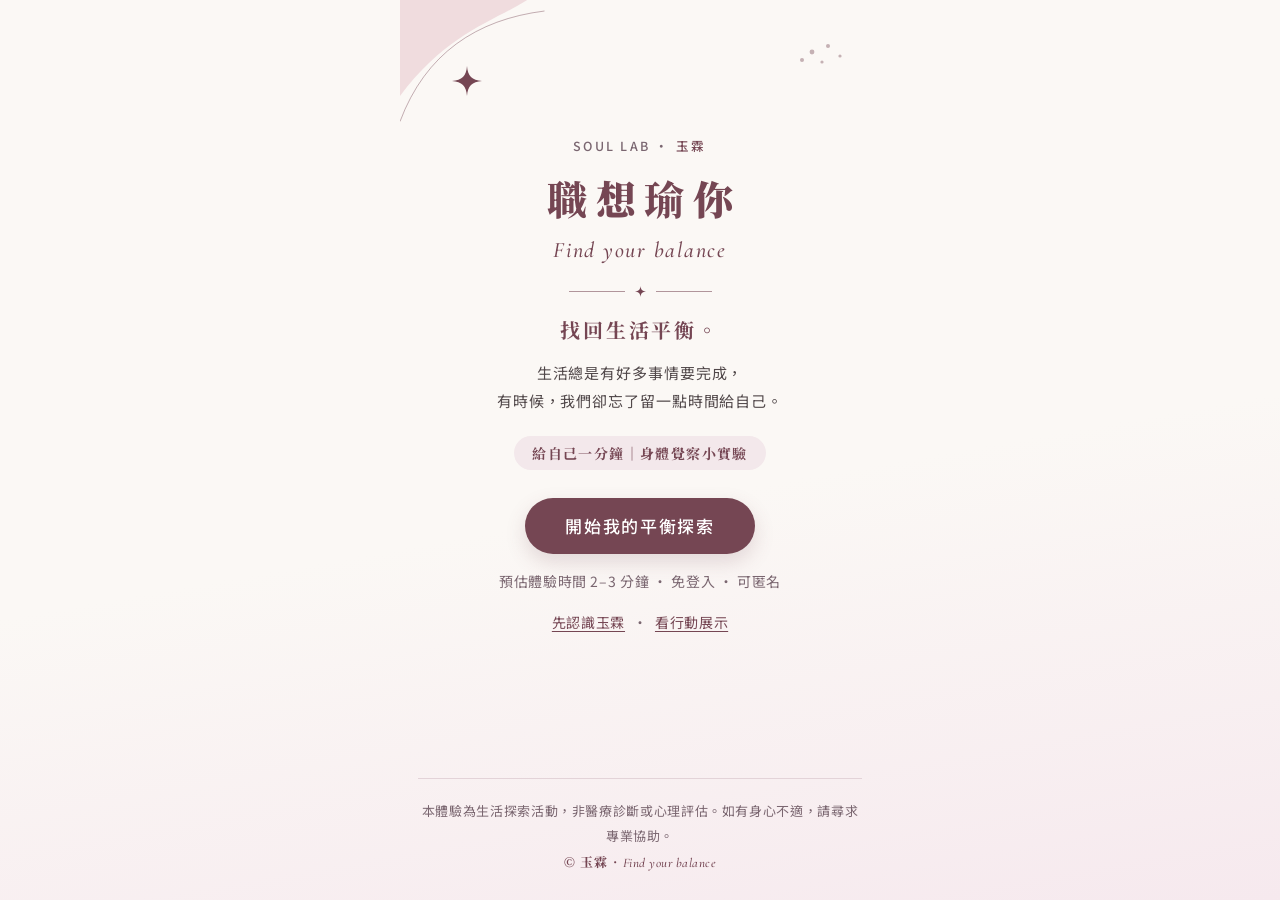
<file: index.html>
<!doctype html>
<html lang="zh-Hant">
<head>
  <meta charset="utf-8">
  <meta name="viewport" content="width=device-width, initial-scale=1, viewport-fit=cover">
  <meta name="theme-color" content="#FBF8F5">
  <title>職想瑜你｜給自己一分鐘</title>
  <meta name="description" content="職想瑜你 Find Your Balance — 給自己一分鐘的身體覺察小實驗。">
  <link rel="preconnect" href="https://fonts.googleapis.com">
  <link rel="preconnect" href="https://fonts.gstatic.com" crossorigin>
  <link href="https://fonts.googleapis.com/css2?family=Cormorant+Garamond:ital,wght@1,500;1,600&family=Noto+Sans+TC:wght@400;500;700&family=Noto+Serif+TC:wght@700;900&display=swap" rel="stylesheet">
  <link rel="stylesheet" href="styles.css">
</head>
<body>
  <!-- 柔光覺察 裝飾元件（抽象圖形，可重複使用） -->
  <svg width="0" height="0" style="position:absolute" aria-hidden="true">
    <!-- 四芒星 -->
    <symbol id="i-sparkle" viewBox="0 0 24 24"><path d="M12 0C12.6 8 16 11.4 24 12C16 12.6 12.6 16 12 24C11.4 16 8 12.6 0 12C8 11.4 11.4 8 12 0Z"/></symbol>
    <!-- 角落細弧線＋色塊 -->
    <symbol id="i-arc" viewBox="0 0 200 200"><path d="M0 0 H160 C120 30 60 40 0 120Z" style="fill:var(--c)" fill-opacity=".35"/><path d="M0 150 C30 70 90 30 170 20" stroke="#754653" stroke-opacity=".5" fill="none"/></symbol>
    <!-- 層疊波帶 -->
    <symbol id="i-wave" viewBox="0 0 300 130" preserveAspectRatio="none"><path d="M0 40 C60 0 130 70 300 20 V130 H0Z" style="fill:var(--c)" fill-opacity=".28"/><path d="M0 75 C80 35 170 105 300 55 V130 H0Z" style="fill:var(--c)" fill-opacity=".42"/><path d="M0 95 C90 60 200 110 300 70 V130 H0Z" fill="#fff" fill-opacity=".35"/><path d="M0 70 C100 30 190 95 300 30" stroke="#754653" stroke-opacity=".45" stroke-width="1" fill="none" vector-effect="non-scaling-stroke"/></symbol>
    <!-- 圓點群 -->
    <symbol id="i-dots" viewBox="0 0 46 30"><circle cx="4" cy="20" r="2"/><circle cx="14" cy="12" r="2.4"/><circle cx="24" cy="22" r="1.6"/><circle cx="30" cy="6" r="2"/><circle cx="42" cy="16" r="1.6"/></symbol>
    <symbol id="i-back" viewBox="0 0 24 24"><path d="M15 5 8 12l7 7" fill="none" stroke="currentColor" stroke-width="2" stroke-linecap="round" stroke-linejoin="round"/></symbol>
  </svg>

  <div class="app">
    <header class="topbar" id="topbar" hidden>
      <button type="button" class="icon-btn" id="btn-back" aria-label="返回上一頁">
        <svg width="20" height="20"><use href="#i-back"/></svg>
      </button>
      <div class="progress" aria-live="polite">
        <div class="progress-label"><span id="progress-text">1 / 5</span><span id="progress-name"></span></div>
        <div class="progress-track"><div class="progress-fill" id="progress-fill"></div></div>
      </div>
    </header>

    <main id="main">
      <!-- Page 0: Welcome -->
      <section class="page page-hero" data-page="0" data-name="Welcome">
        <svg class="corner-arc" aria-hidden="true"><use href="#i-arc"/></svg>
        <svg class="corner-star" aria-hidden="true"><use href="#i-sparkle"/></svg>
        <svg class="corner-dots" aria-hidden="true"><use href="#i-dots"/></svg>
        <div class="hero">
          <p class="brand-line">Soul LAB · <span class="brand-name">玉霖</span></p>
          <h1 class="title">職想瑜你</h1>
          <p class="subtitle-en">Find your balance</p>
          <div class="divider" aria-hidden="true"><svg><use href="#i-sparkle"/></svg></div>
          <p class="hero-q">找回生活平衡。</p>
          <p class="lead">生活總是有好多事情要完成，<br>有時候，我們卻忘了留一點時間給自己。</p>
          <p class="theme-tag">給自己一分鐘｜身體覺察小實驗</p>
          <button type="button" class="btn btn-primary btn-lg" data-action="start">開始我的平衡探索</button>
          <p class="meta">預估體驗時間 2–3 分鐘 · 免登入 · 可匿名</p>
          <p class="meta meta-links"><a href="slides/mobile.html#story">先認識玉霖</a> · <a href="slides/mobile.html#action">看行動展示</a></p>
        </div>
      </section>

      <!-- Page 1: Check-in -->
      <section class="page" data-page="1" data-name="Check-in" data-cat="emo" hidden>
        <div class="page-head">
          <p class="eyebrow">Check-in</p>
          <h2 class="page-title">此刻的你，<br>最接近哪種狀態？</h2>
          <div class="divider" aria-hidden="true"><svg><use href="#i-sparkle"/></svg></div>
        </div>
        <div class="options" role="radiogroup" aria-label="此刻的狀態" data-field="mood"></div>

        <h3 class="q-title">最近，你最常忽略的是？</h3>
        <div class="options" role="radiogroup" aria-label="最近最常忽略的" data-field="neglect"></div>

        <p class="error" id="err-1" role="alert" hidden></p>
        <div class="actions"><button type="button" class="btn btn-primary" data-action="next">下一步</button></div>
      </section>

      <!-- Page 2: Body Awareness -->
      <section class="page" data-page="2" data-name="Body Awareness" data-cat="body" hidden>
        <div class="page-head">
          <p class="eyebrow">Body Awareness</p>
          <h2 class="page-title">給自己一分鐘。</h2>
          <div class="divider" aria-hidden="true"><svg><use href="#i-sparkle"/></svg></div>
          <p class="hint">用你自己舒服的方式坐著或站著，照平常的節奏呼吸就好，不需要刻意調整。</p>
        </div>

        <div class="breath-wrap">
          <div class="breath-circle" id="breath-circle" aria-hidden="true">
            <div class="breath-ring"></div>
          </div>
          <div class="breath-center">
            <span class="breath-time" id="breath-time">60</span>
            <span class="breath-unit">秒</span>
          </div>
        </div>
        <p class="note note-tight">圓圈只是陪伴的畫面，不需要跟著它的速度呼吸。</p>

        <ol class="guide-steps" id="guide-steps"></ol>
        <p class="guide-now" id="guide-now" aria-live="polite">準備好時，按下「開始」。</p>

        <div class="timer-controls">
          <button type="button" class="btn btn-primary" id="btn-timer">開始</button>
          <button type="button" class="btn btn-ghost" id="btn-skip">跳過</button>
        </div>
        <p class="note">若過程中感到不適，請隨時停下來。</p>

        <div class="actions"><button type="button" class="btn btn-primary" data-action="next" id="btn-next-2" disabled>繼續</button></div>
      </section>

      <!-- Page 3: Life Balance -->
      <section class="page" data-page="3" data-name="Life Balance" data-cat="life" hidden>
        <div class="page-head">
          <p class="eyebrow">Life Balance</p>
          <h2 class="page-title">看看自己的生活配置。</h2>
          <div class="divider" aria-hidden="true"><svg><use href="#i-sparkle"/></svg></div>
          <p class="hint">你可以自由選擇想探索的面向，不需要每一項都回答。沒有標準答案，憑直覺選就好；再點一次可以取消。</p>
        </div>

        <div id="areas"></div>

        <h3 class="q-title">現在，你最想重新照顧哪一個面向？</h3>
        <div class="chips" role="radiogroup" aria-label="最想照顧的面向" id="focus-chips"></div>

        <div class="result-card" id="focus-result" hidden></div>

        <p class="error" id="err-3" role="alert" hidden></p>
        <div class="actions"><button type="button" class="btn btn-primary" data-action="next">下一步</button></div>
      </section>

      <!-- Page 4: My Next Step -->
      <section class="page" data-page="4" data-name="My Next Step" data-cat="care" hidden>
        <div class="page-head">
          <p class="eyebrow">My Next Step</p>
          <h2 class="page-title">不用一次改變全部，<br>先選一件想為自己做的事。</h2>
          <div class="divider" aria-hidden="true"><svg><use href="#i-sparkle"/></svg></div>
          <p class="hint" id="action-area-hint"></p>
        </div>

        <div id="action-picker">
          <div class="options" role="radiogroup" aria-label="小行動" id="action-options"></div>

          <label class="custom-action">
            <span class="custom-action-title">或是，自己寫一句：</span>
            <span class="custom-line">我想在
              <input type="text" id="custom-when" maxlength="20" placeholder="這週末" aria-label="什麼時候之前">
              之前，嘗試
              <input type="text" id="custom-what" maxlength="30" placeholder="早一點睡" aria-label="想嘗試的事">
              。</span>
          </label>

          <p class="error" id="err-4" role="alert" hidden></p>
          <div class="actions"><button type="button" class="btn btn-primary" data-action="confirm-action">就決定是這件事</button></div>
        </div>

        <div id="action-result" hidden>
          <div class="result-card result-card-glow has-wave">
            <svg class="card-star" aria-hidden="true"><use href="#i-sparkle"/></svg>
            <p class="pill">我給自己的小行動</p>
            <p class="result-action" id="result-action"></p>
            <div class="divider" aria-hidden="true"><svg><use href="#i-sparkle"/></svg></div>
            <p class="result-encourage" id="result-encourage"></p>
            <svg class="wave" aria-hidden="true"><use href="#i-wave"/></svg>
          </div>
          <div class="actions actions-split">
            <button type="button" class="btn btn-ghost" data-action="edit-action">換一件</button>
            <button type="button" class="btn btn-primary" data-action="next">下一步</button>
          </div>
        </div>
      </section>

      <!-- Page 5: Take Away -->
      <section class="page" data-page="5" data-name="Take Away" hidden>
        <div class="page-head">
          <p class="eyebrow">Take Away</p>
          <h2 class="page-title">把這份覺察帶回生活。</h2>
          <div class="divider" aria-hidden="true"><svg><use href="#i-sparkle"/></svg></div>
          <p class="hint">以下皆為選填，可以匿名填寫，也可以直接完成。</p>
        </div>

        <form id="feedback-form" novalidate>
          <fieldset class="block">
            <legend>體驗回饋</legend>

            <p class="field-q" id="fbq1">1. 今天的體驗，有沒有讓你重新注意到某個生活面向？</p>
            <div class="options options-sm" role="radiogroup" aria-labelledby="fbq1" data-field="fb1"></div>

            <p class="field-q" id="fbq2">2. 今天哪個部分對你最有幫助？</p>
            <div class="options options-sm" role="radiogroup" aria-labelledby="fbq2" data-field="fb2"></div>

            <label class="field-q" for="fb3">想留給我們的一句話（選填）</label>
            <textarea id="fb3" maxlength="200" rows="3" placeholder="任何感受或建議都可以"></textarea>
          </fieldset>

          <fieldset class="block">
            <legend>3. 未來你對哪些內容有興趣？（可複選）</legend>
            <div class="chips" data-field="interests"></div>
          </fieldset>

          <fieldset class="block">
            <legend>保持聯繫（自願）</legend>
            <a class="ig-link" id="ig-link" href="https://www.instagram.com/yulin__aerial.ot/" target="_blank" rel="noopener">
              <svg width="18" height="18" viewBox="0 0 24 24" aria-hidden="true"><rect x="3" y="3" width="18" height="18" rx="5" fill="none" stroke="currentColor" stroke-width="2"/><circle cx="12" cy="12" r="4" fill="none" stroke="currentColor" stroke-width="2"/><circle cx="17.5" cy="6.5" r="1.2" fill="currentColor"/></svg>
              追蹤玉霖 Instagram
            </a>

            <label class="field-q" for="email">Email（選填）</label>
            <input type="email" id="email" autocomplete="email" inputmode="email" placeholder="name@example.com">

            <label class="check">
              <input type="checkbox" id="consent-contact">
              <span>我同意玉霖使用此 Email，與我聯繫本次體驗相關的後續資訊。（填寫 Email 時需勾選）</span>
            </label>
            <label class="check">
              <input type="checkbox" id="consent-notify">
              <span>我願意收到玉霖的課程與活動通知。（獨立選項，可不勾選）</span>
            </label>

            <details class="privacy">
              <summary>資料蒐集與使用說明</summary>
              <ul>
                <li><strong>不會上傳的內容：</strong>你在前面選的狀態、一分鐘覺察、生活面向與小行動，只暫存在你這個瀏覽器分頁，關閉分頁後就會清除。</li>
                <li><strong>會蒐集的內容：</strong>只有你在這一頁主動填寫並按下「送出並完成」的內容，包括回饋選項、留言、感興趣的主題，以及你自願留下的 Email 和勾選的同意項目。不會要求姓名或電話。</li>
                <li><strong>蒐集方式：</strong>資料透過 Google 表單送出，存放在玉霖的 Google 表單與試算表中，因此會經過 Google 的服務處理。</li>
                <li><strong>匿名與聯絡資料分開：</strong>回饋內容與 Email 會分成兩筆紀錄送出，回饋紀錄中不包含 Email。</li>
                <li><strong>Email 用途：</strong>Email 為自願提供。勾選「聯絡」才會用於本次體驗的後續聯繫；另外勾選「活動通知」才會收到課程與活動資訊，兩者互相獨立。</li>
                <li>本體驗為生活探索活動，不是醫療診斷或心理評估，也不能取代專業協助。</li>
              </ul>
            </details>
          </fieldset>

          <p class="error" id="err-5" role="alert" hidden></p>
          <div class="actions actions-stack">
            <button type="submit" class="btn btn-primary" id="btn-submit">送出並完成</button>
            <button type="button" class="btn btn-ghost" data-action="finish-skip">略過，直接完成</button>
          </div>
        </form>
      </section>

      <!-- Page 6: Done -->
      <section class="page page-hero" data-page="6" data-name="Done" hidden>
        <svg class="corner-arc" aria-hidden="true"><use href="#i-arc"/></svg>
        <svg class="corner-star" aria-hidden="true"><use href="#i-sparkle"/></svg>
        <div class="hero hero-done">
          <p class="subtitle-en">Thank you for pausing</p>
          <h2 class="title title-sm">謝謝你，<br>留了一分鐘給自己。</h2>

          <div class="summary-card has-wave">
            <svg class="card-dots" aria-hidden="true"><use href="#i-dots"/></svg>
            <p class="pill">今天帶走的小發現</p>
            <dl class="summary-list">
              <div class="summary-row" id="sum-mood-row"><dt>此刻的我</dt><dd id="sum-mood"></dd></div>
              <div class="summary-row" id="sum-focus-row"><dt>想重新照顧的面向</dt><dd id="sum-focus"></dd></div>
            </dl>
            <p class="summary-sub">我的小行動</p>
            <p class="result-action" id="sum-action"></p>
            <div class="divider" aria-hidden="true"><svg><use href="#i-sparkle"/></svg></div>
            <p class="result-encourage" id="sum-note"></p>
            <svg class="wave" aria-hidden="true"><use href="#i-wave"/></svg>
            <p class="card-brand">職想瑜你 · <span class="card-ig">IG @yulin__aerial.ot</span></p>
          </div>

          <p class="meta" id="submit-status" hidden></p>
          <p class="note">想留著提醒自己的話，可以截圖保存這張卡片。</p>
          <div class="more" aria-labelledby="more-title">
            <div class="divider" aria-hidden="true"><svg><use href="#i-sparkle"/></svg></div>
            <p class="eyebrow" id="more-title">More about Yulin</p>
            <p class="more-lead">想多認識玉霖，或看看這次的行動嗎？</p>
            <div class="more-links">
              <a class="btn btn-primary" href="slides/mobile.html#story">認識玉霖｜個人故事</a>
              <a class="btn btn-ghost" href="slides/mobile.html#action">看這次的行動展示</a>
              <a class="ig-link" href="https://www.instagram.com/yulin__aerial.ot/" target="_blank" rel="noopener">
                <svg width="18" height="18" viewBox="0 0 24 24" aria-hidden="true"><rect x="3" y="3" width="18" height="18" rx="5" fill="none" stroke="currentColor" stroke-width="2"/><circle cx="12" cy="12" r="4" fill="none" stroke="currentColor" stroke-width="2"/><circle cx="17.5" cy="6.5" r="1.2" fill="currentColor"/></svg>
                追蹤玉霖 Instagram
              </a>
            </div>
          </div>

          <button type="button" class="btn btn-ghost" data-action="restart">重新體驗一次</button>
        </div>
      </section>
    </main>

    <footer class="foot">
      <p>本體驗為生活探索活動，非醫療診斷或心理評估。如有身心不適，請尋求專業協助。</p>
      <p class="foot-brand">© 玉霖 · <i>Find your balance</i></p>
    </footer>
  </div>

  <script src="app.js"></script>
</body>
</html>
</file>
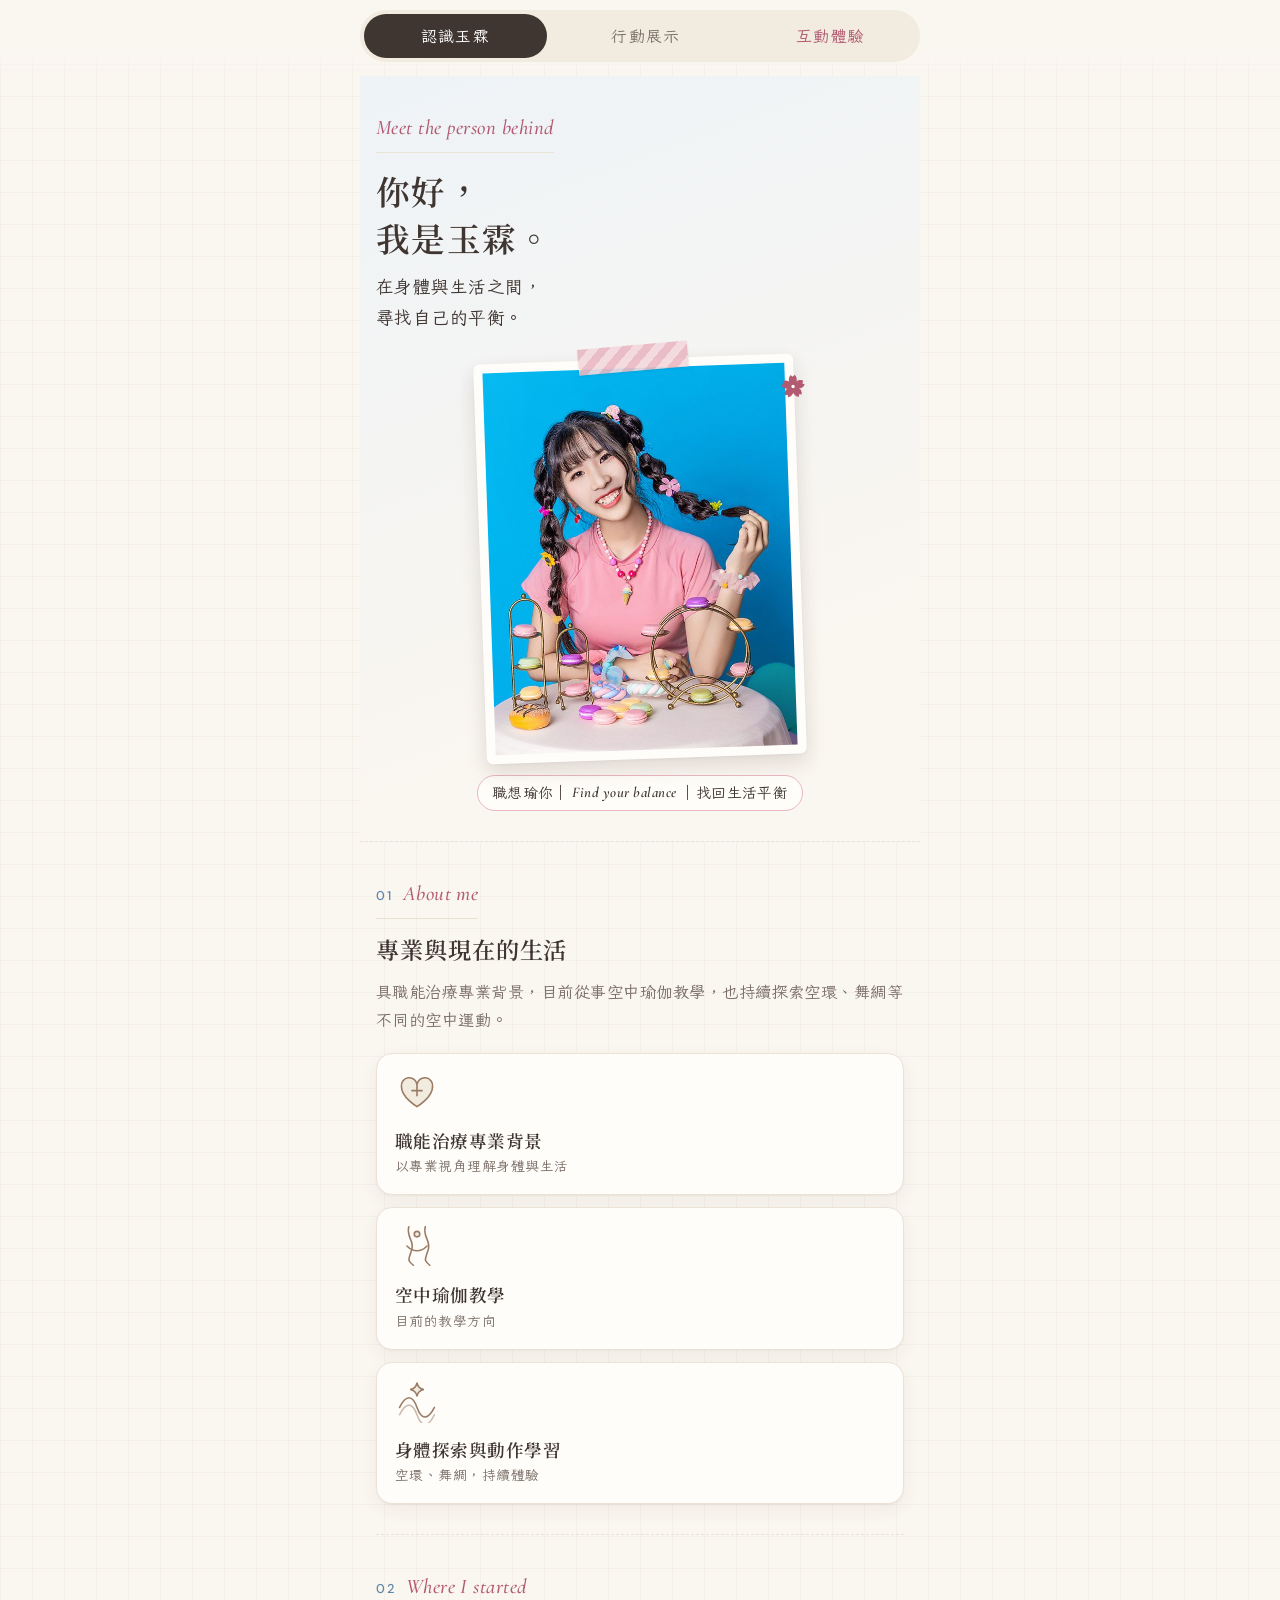
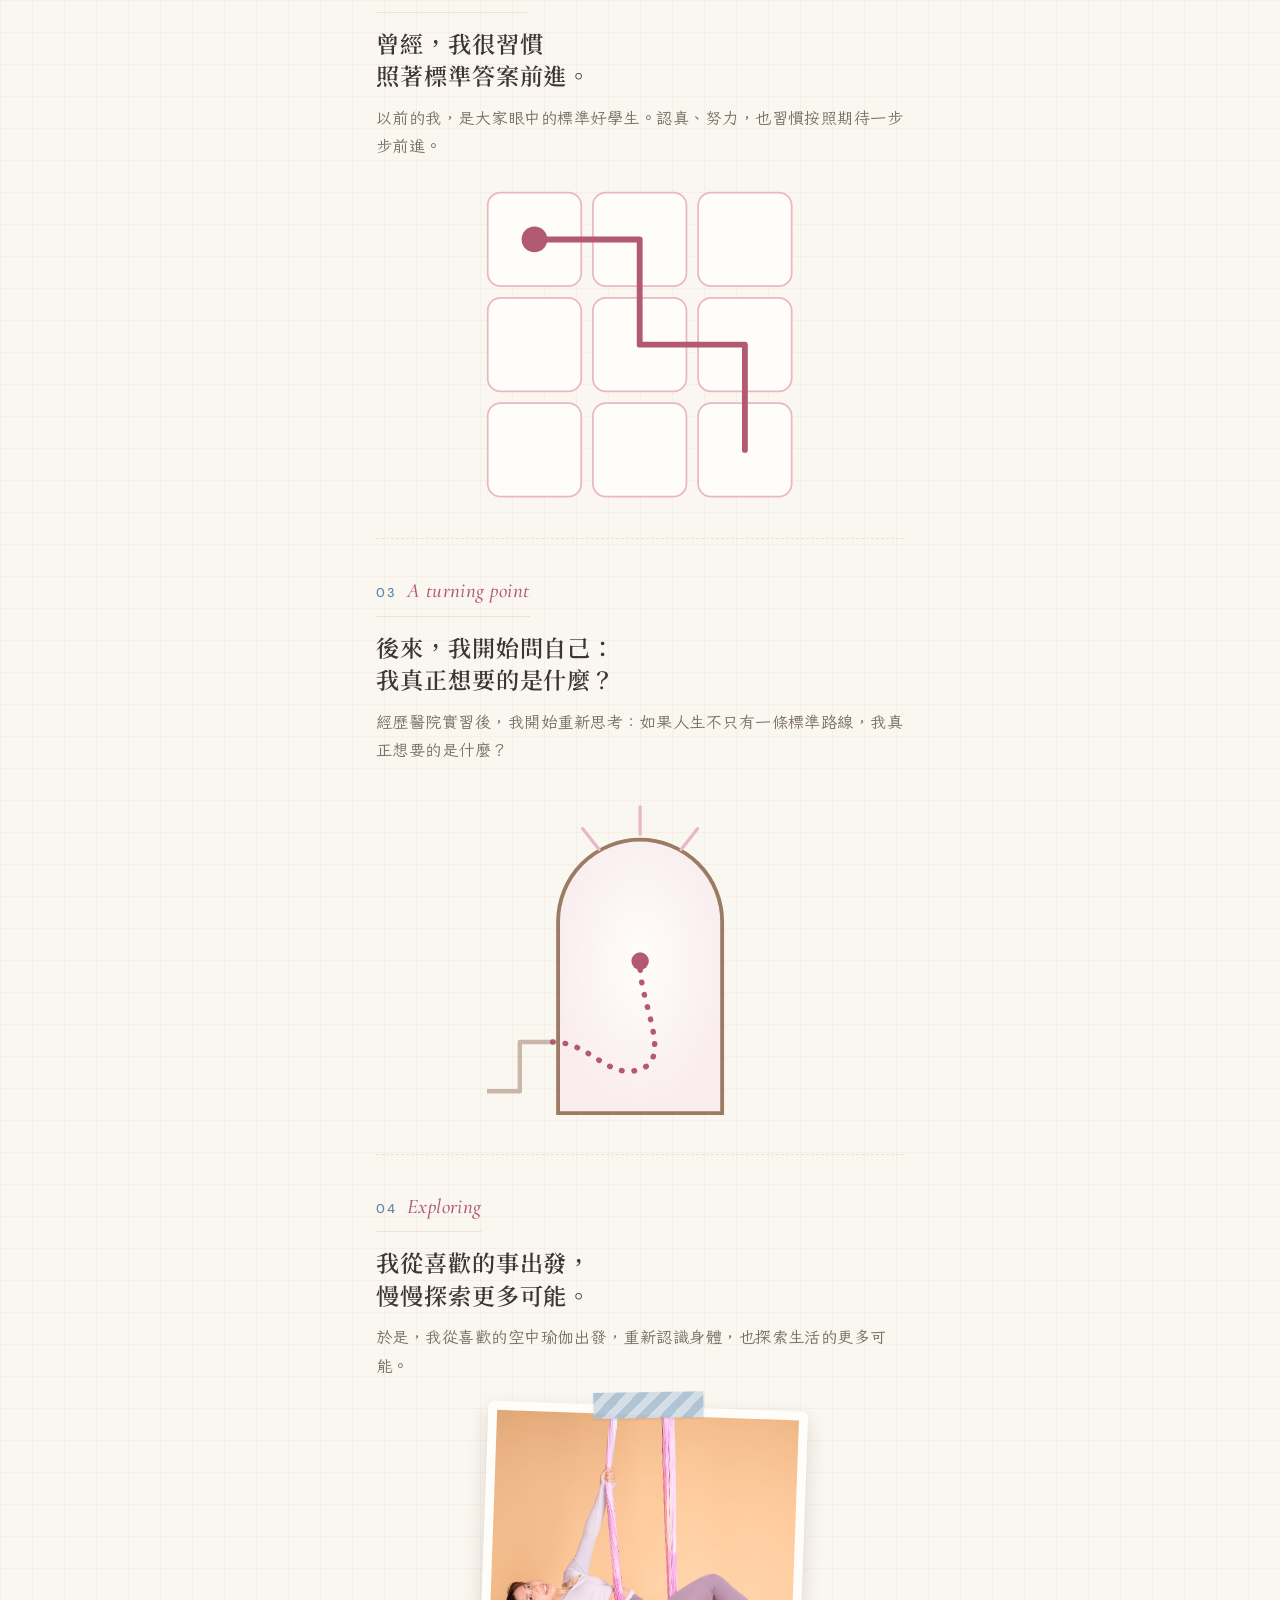
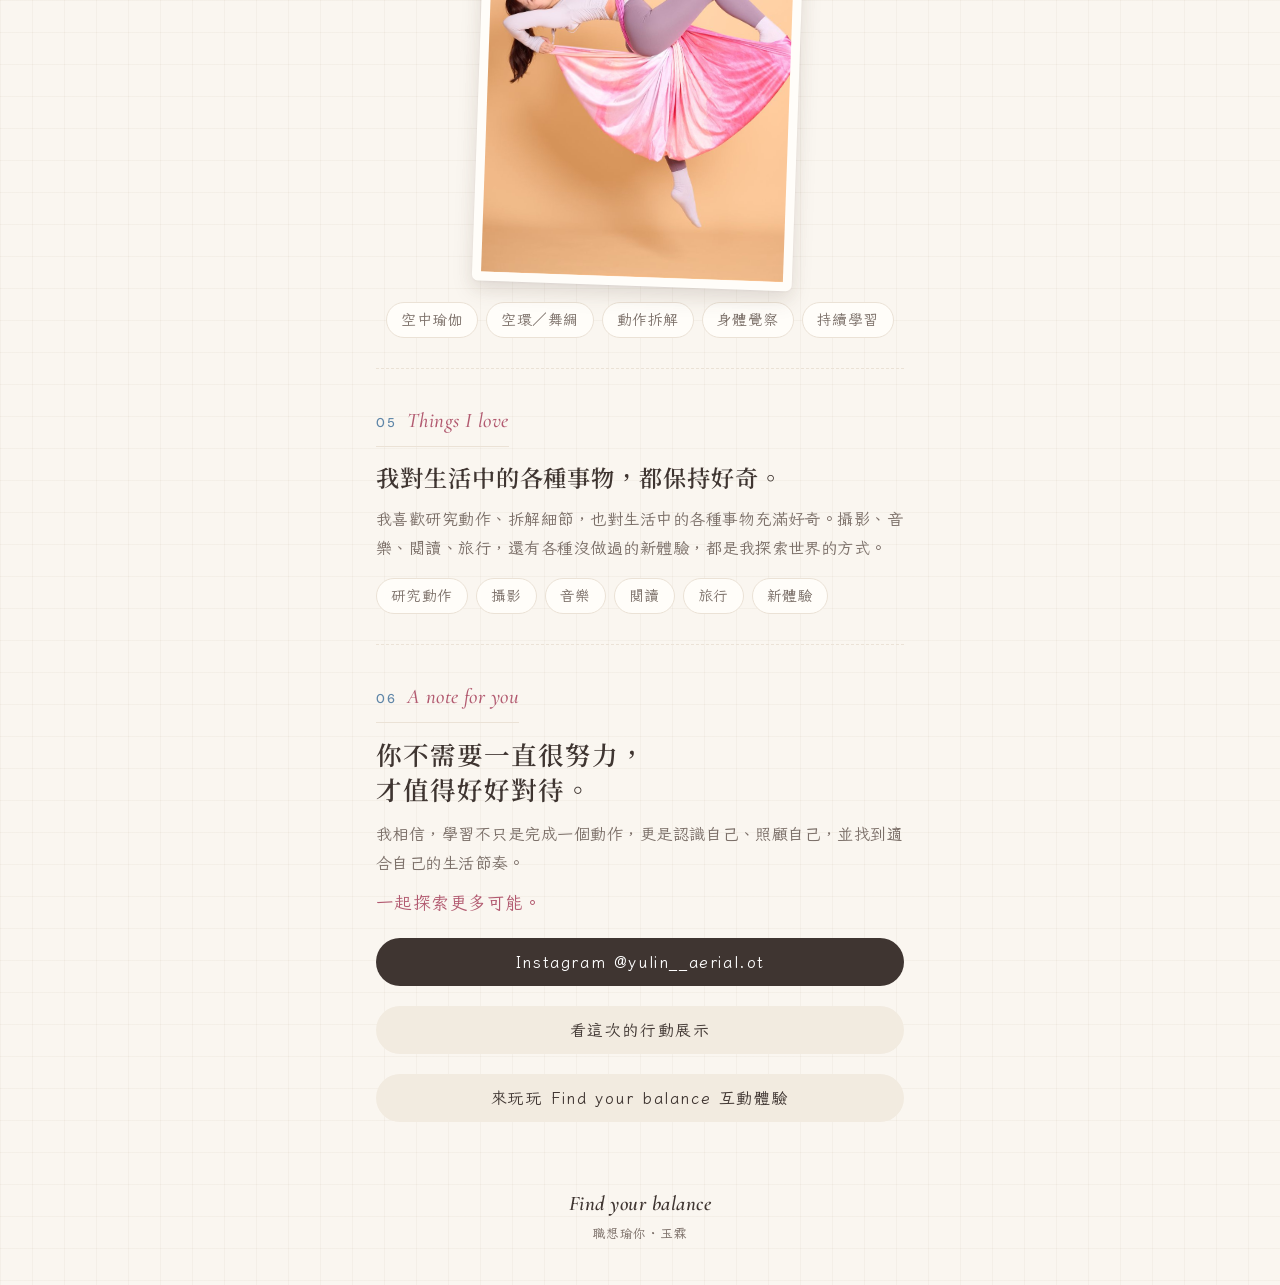
<file: slides/mobile.html>
<!doctype html>
<html lang="zh-Hant">
<head>
<meta charset="utf-8">
<meta name="viewport" content="width=device-width, initial-scale=1, viewport-fit=cover">
<meta name="theme-color" content="#faf6f0">
<title>職想瑜你｜認識玉霖與行動展示</title>
<link rel="preconnect" href="https://fonts.googleapis.com">
<link rel="preconnect" href="https://fonts.gstatic.com" crossorigin>
<link href="https://fonts.googleapis.com/css2?family=Cormorant+Garamond:ital,wght@0,500;0,600;1,500;1,600&family=DM+Sans:opsz,wght@9..40,400;9..40,500;9..40,700&family=Iansui&family=Noto+Sans+TC:wght@400;500;700&family=Noto+Serif+TC:wght@500;600&display=swap" rel="stylesheet">
<style>
/* 東京手帳 tokyo-journal｜手機閱讀版 */
:root{
  --bg:#faf6f0; --paper:#fffdf9; --oat:#f2ebe0; --oat-2:#e7dccb;
  --ink:#3f3531; --ink-2:#7b6f68; --coffee:#9a7b64; --line:#ebe2d6;
  --accent:#b25a70; --accent-soft:#f9ecef; --accent-line:#e9b8c3;
  --accent-2:#5f86a8; --accent-2-soft:#eaf1f7; --accent-2-line:#a9bfd2;
  --f-head:"Noto Serif TC","Songti TC","PMingLiU",serif;
  --f-body:"Iansui","Noto Sans TC","PingFang TC","Microsoft JhengHei",system-ui,sans-serif;
  --f-deco:"Cormorant Garamond","Times New Roman",Georgia,serif;
  --f-num:"DM Sans","Helvetica Neue",Arial,sans-serif;
  --r:16px; --shadow:0 1px 2px rgba(80,60,50,.04),0 6px 18px rgba(80,60,50,.06);
  --ease:cubic-bezier(.2,.7,.2,1);
}
*{box-sizing:border-box;margin:0}
html{scroll-behavior:smooth;scroll-padding-top:64px}
body{background:var(--bg);color:var(--ink);font-family:var(--f-body);font-size:16px;line-height:1.75;letter-spacing:.03em;
  background-image:linear-gradient(rgba(154,123,100,.06) 1px,transparent 1px),linear-gradient(90deg,rgba(154,123,100,.06) 1px,transparent 1px);background-size:32px 32px}
img{max-width:100%;display:block}
a{color:var(--accent-2)}
.wrap{max-width:560px;margin:0 auto;padding:0 16px 40px}

/* 頂部切換 */
.top{position:sticky;top:0;z-index:20;background:linear-gradient(var(--bg) 70%,transparent);padding:10px 16px 14px}
.tabs{max-width:560px;margin:0 auto;display:flex;gap:8px;background:var(--oat);padding:4px;border-radius:999px}
.tabs button,.tabs a{flex:1;text-align:center;text-decoration:none;display:grid;place-items:center;min-height:44px;border:0;border-radius:999px;background:none;font:inherit;font-weight:500;color:var(--ink-2);cursor:pointer;letter-spacing:.08em}
.tabs a{min-height:44px;border-radius:999px;color:var(--accent);font-weight:500;letter-spacing:.08em}
.tabs button[aria-selected=true]{background:var(--ink);color:#fff}

/* 區塊 */
section.s{position:relative;padding:34px 0 30px;border-bottom:1px dashed var(--line)}
section.s:last-of-type{border-bottom:0}
.en{display:inline-block;font-family:var(--f-deco);font-style:italic;font-weight:500;font-size:1.3rem;color:var(--accent);padding-bottom:6px;border-bottom:1px solid var(--line);margin-bottom:14px}
.en .n{font-family:var(--f-num);font-style:normal;font-size:.8rem;letter-spacing:.14em;color:var(--accent-2);margin-right:10px}
h1,h2{font-family:var(--f-head);font-weight:600;line-height:1.4;letter-spacing:.04em}
h1{font-size:2.1rem}
h2{font-size:1.45rem}
h3{font-family:var(--f-head);font-weight:600;font-size:1.1rem;line-height:1.5}
p{color:var(--ink-2)}
.lead{margin-top:12px;font-size:1.02rem}
.sub{margin-top:10px;font-size:1.1rem;color:var(--ink)}
.note{font-size:.86rem}

.card{background:var(--paper);border:1px solid var(--line);border-radius:var(--r);box-shadow:var(--shadow);padding:16px 18px}
.grid{display:grid;gap:12px;margin-top:18px}
.ico{width:44px;height:44px;margin-bottom:6px}
.chips{display:flex;flex-wrap:wrap;gap:8px;margin-top:16px}
.chip{padding:4px 14px;border:1px solid var(--line);background:var(--paper);border-radius:999px;font-size:.92rem;color:var(--ink-2);min-height:36px;display:inline-flex;align-items:center}
.chip.brand{border-color:var(--accent-line);color:var(--ink)}
.tag{display:inline-flex;align-items:center;font-size:.78rem;font-weight:500;padding:1px 12px;border-radius:999px;margin-bottom:10px}
.tag.done{background:var(--ink);color:#fff}
.tag.design{background:var(--accent-soft);color:var(--accent);border:1px solid var(--accent-line)}
.tag.future{color:var(--accent-2);border:1.5px dashed var(--accent-2-line)}
.num{font-family:var(--f-num);font-weight:500;color:var(--accent-2)}

/* 貼上去的照片 */
.pasted{position:relative;width:min(78%,320px);margin:26px auto 8px}
.pasted .tape{position:absolute;top:-14px;left:50%;width:110px;height:26px;margin-left:-55px;transform:rotate(-3deg);z-index:2;
  background:repeating-linear-gradient(135deg,var(--tc) 0 8px,color-mix(in srgb,var(--tc) 55%,#fff) 8px 16px);opacity:.9;box-shadow:0 1px 2px rgba(80,60,50,.12)}
.pasted .frame{border:9px solid var(--paper);border-radius:6px;overflow:hidden;box-shadow:var(--shadow),0 10px 22px rgba(80,60,50,.10);background:var(--paper)}
.pasted img{width:100%;height:100%;object-fit:cover}
.sticker{position:absolute;width:26px;height:26px;color:var(--accent)}

/* 流程／時間軸 */
.steps{display:grid;gap:10px;margin-top:18px}
.step{display:grid;grid-template-columns:34px 1fr;gap:12px;align-items:start}
.step .dot{width:30px;height:30px;border-radius:50%;border:1.5px solid var(--accent);background:var(--paper);display:grid;place-items:center;font-family:var(--f-num);font-weight:500;color:var(--accent-2);font-size:.9rem}
.tl{position:relative;margin-top:18px;padding-left:8px}
.tl::before{content:"";position:absolute;left:23px;top:14px;bottom:14px;width:1px;background:var(--accent-line)}

.big{display:grid;grid-template-columns:1fr 1fr;gap:12px;margin-top:18px}
.big .card{text-align:center}
.big .num{font-size:3.6rem;line-height:1.1;display:block}

section.s.hero-grad{margin:0 -16px;padding:34px 16px 30px;background:linear-gradient(160deg,#eef3f7,var(--bg) 75%)}
.cta{display:flex;align-items:center;justify-content:center;gap:8px;min-height:48px;margin-top:20px;border-radius:999px;background:var(--ink);color:#fff;text-decoration:none;font-weight:500;letter-spacing:.1em}
.cta.ghost{background:var(--oat);color:var(--ink)}
.signature{margin:34px 0 0;text-align:center;font-size:.8rem;color:var(--ink-2)}
.signature b{display:block;font-family:var(--f-deco);font-style:italic;font-weight:600;font-size:1.3rem;color:var(--ink)}
[hidden]{display:none!important}
.rise{opacity:0;transform:translateY(10px);transition:opacity .5s var(--ease),transform .5s var(--ease)}
.rise.in{opacity:1;transform:none}
@media (prefers-reduced-motion:reduce){.rise{opacity:1;transform:none;transition:none}}
</style>
</head>
<body>
<svg width="0" height="0" style="position:absolute" aria-hidden="true"><defs>
  <symbol id="sakura" viewBox="0 0 40 40"><g fill="currentColor"><path id="pt" d="M20 20C13 15 12 7 17 2 18.500 4 19.500 4 20 5 20.500 4 21.500 4 23 2 28 7 27 15 20 20Z"/><use href="#pt" transform="rotate(72 20 20)"/><use href="#pt" transform="rotate(144 20 20)"/><use href="#pt" transform="rotate(216 20 20)"/><use href="#pt" transform="rotate(288 20 20)"/></g><circle cx="20" cy="20" r="2.600" fill="#fffdf9"/></symbol>
</defs></svg>

<div class="top"><div class="tabs" role="tablist">
  <button role="tab" id="t-story" aria-selected="true" data-tab="story">認識玉霖</button>
  <button role="tab" id="t-action" aria-selected="false" data-tab="action">行動展示</button>
  <a href="../index.html">互動體驗</a>
</div></div>

<main class="wrap">

<!-- ================= 個人故事 ================= -->
<div id="story" role="tabpanel">

<section class="s hero-grad rise">
  <p class="en">Meet the person behind</p>
  <h1>你好，<br>我是玉霖。</h1>
  <p class="sub">在身體與生活之間，<br>尋找自己的平衡。</p>
  <div class="pasted" style="transform:rotate(-2deg)"><span class="tape" style="--tc:#e9b8c3"></span>
    <div class="frame" style="aspect-ratio:4/5"><img src="assets/portrait.jpg" alt="玉霖的個人照" style="object-position:57% 38%;transform:scale(1.3);transform-origin:57% 32%"></div>
    <svg class="sticker" style="right:-12px;top:20px"><use href="#sakura"/></svg>
  </div>
  <div class="chips" style="justify-content:center"><span class="chip brand">職想瑜你｜<i style="font-family:var(--f-deco);font-weight:600">&nbsp;Find your balance&nbsp;</i>｜找回生活平衡</span></div>
</section>

<section class="s rise">
  <p class="en"><span class="n">01</span>About me</p>
  <h2>專業與現在的生活</h2>
  <p class="lead">具職能治療專業背景，目前從事空中瑜伽教學，也持續探索空環、舞綢等不同的空中運動。</p>
  <div class="grid">
    <div class="card"><svg class="ico" viewBox="0 0 96 96" fill="none" stroke="#9a7b64" stroke-width="3.500" stroke-linecap="round" stroke-linejoin="round"><path d="M48 80S14 60 14 36a17 17 0 0 1 34-4 17 17 0 0 1 34 4c0 24-34 44-34 44z" fill="#f2ebe0"/><path d="M48 34v22M37 45h22"/></svg><h3>職能治療專業背景</h3><p class="note">以專業視角理解身體與生活</p></div>
    <div class="card"><svg class="ico" viewBox="0 0 96 96" fill="none" stroke="#9a7b64" stroke-width="3.500" stroke-linecap="round"><path d="M30 6c-6 24 14 30 6 52S28 80 40 90M66 6c-6 24 14 30 6 52S64 80 76 90"/><circle cx="48" cy="22" r="6" fill="#f2ebe0"/><path d="M26 48c14 14 30 14 44 0"/></svg><h3>空中瑜伽教學</h3><p class="note">目前的教學方向</p></div>
    <div class="card"><svg class="ico" viewBox="0 0 96 96" fill="none" stroke="#9a7b64" stroke-width="3.500" stroke-linecap="round"><path d="M10 62c14-28 28-28 38 0s24 28 38 0"/><path d="M10 78c14-28 28-28 38 0s24 28 38 0" opacity=".5"/><path d="M48 8c1.500 9 6 13.500 15 15-9 1.500-13.500 6-15 15-1.500-9-6-13.500-15-15 9-1.500 13.500-6 15-15z" fill="#f2ebe0"/></svg><h3>身體探索與動作學習</h3><p class="note">空環、舞綢，持續體驗</p></div>
  </div>
</section>

<section class="s rise">
  <p class="en"><span class="n">02</span>Where I started</p>
  <h2>曾經，我很習慣<br>照著標準答案前進。</h2>
  <p class="lead">以前的我，是大家眼中的標準好學生。認真、努力，也習慣按照期待一步步前進。</p>
  <svg viewBox="0 0 560 560" style="width:62%;margin:20px auto 0;display:block"><g fill="#fffdf9" stroke="#e9b8c3" stroke-width="3"><rect x="20" y="20" width="160" height="160" rx="22"/><rect x="200" y="20" width="160" height="160" rx="22"/><rect x="380" y="20" width="160" height="160" rx="22"/><rect x="20" y="200" width="160" height="160" rx="22"/><rect x="200" y="200" width="160" height="160" rx="22"/><rect x="380" y="200" width="160" height="160" rx="22"/><rect x="20" y="380" width="160" height="160" rx="22"/><rect x="200" y="380" width="160" height="160" rx="22"/><rect x="380" y="380" width="160" height="160" rx="22"/></g><path d="M100 100H280V280H460V460" fill="none" stroke="#b25a70" stroke-width="10" stroke-linecap="round" stroke-linejoin="round"/><circle cx="100" cy="100" r="22" fill="#b25a70"/></svg>
</section>

<section class="s rise">
  <p class="en"><span class="n">03</span>A turning point</p>
  <h2>後來，我開始問自己：<br>我真正想要的是什麼？</h2>
  <p class="lead">經歷醫院實習後，我開始重新思考：如果人生不只有一條標準路線，我真正想要的是什麼？</p>
  <svg viewBox="0 0 560 620" style="width:58%;margin:20px auto 0;display:block"><defs><radialGradient id="glow" cx="50%" cy="45%" r="55%"><stop offset="0" stop-color="#fffdf9"/><stop offset="1" stop-color="#f9ecef"/></radialGradient></defs><path d="M130 600V250a150 150 0 0 1 300 0V600z" fill="url(#glow)" stroke="#9a7b64" stroke-width="7"/><g stroke="#e9b8c3" stroke-width="6" stroke-linecap="round"><path d="M280 90V40M205 118l-30-38M355 118l30-38"/></g><path d="M0 560H60V470H120" fill="none" stroke="#9a7b64" stroke-width="8" stroke-linecap="round" stroke-linejoin="round" opacity=".5"/><path d="M120 470C190 470 220 540 280 520C340 500 280 400 280 330" fill="none" stroke="#b25a70" stroke-width="10" stroke-linecap="round" stroke-dasharray="1 22"/><circle cx="280" cy="322" r="16" fill="#b25a70"/></svg>
</section>

<section class="s rise">
  <p class="en"><span class="n">04</span>Exploring</p>
  <h2>我從喜歡的事出發，<br>慢慢探索更多可能。</h2>
  <p class="lead">於是，我從喜歡的空中瑜伽出發，重新認識身體，也探索生活的更多可能。</p>
  <div class="pasted" style="transform:rotate(2deg)"><span class="tape" style="--tc:#a9bfd2"></span>
    <div class="frame" style="aspect-ratio:2/3"><img src="assets/aerial.jpg" alt="空中瑜伽照片" style="object-position:50% 100%;transform:scale(1.16);transform-origin:50% 100%"></div>
  </div>
  <div class="chips" style="justify-content:center"><span class="chip">空中瑜伽</span><span class="chip">空環／舞綢</span><span class="chip">動作拆解</span><span class="chip">身體覺察</span><span class="chip">持續學習</span></div>
</section>

<section class="s rise">
  <p class="en"><span class="n">05</span>Things I love</p>
  <h2>我對生活中的各種事物，都保持好奇。</h2>
  <p class="lead">我喜歡研究動作、拆解細節，也對生活中的各種事物充滿好奇。攝影、音樂、閱讀、旅行，還有各種沒做過的新體驗，都是我探索世界的方式。</p>
  <div class="chips"><span class="chip">研究動作</span><span class="chip">攝影</span><span class="chip">音樂</span><span class="chip">閱讀</span><span class="chip">旅行</span><span class="chip">新體驗</span></div>
</section>

<section class="s rise">
  <p class="en"><span class="n">06</span>A note for you</p>
  <h2 style="font-size:1.6rem">你不需要一直很努力，<br>才值得好好對待。</h2>
  <p class="lead">我相信，學習不只是完成一個動作，更是認識自己、照顧自己，並找到適合自己的生活節奏。</p>
  <p class="sub" style="color:var(--accent)">一起探索更多可能。</p>
  <a class="cta" href="https://www.instagram.com/yulin__aerial.ot/" target="_blank" rel="noopener">Instagram @yulin__aerial.ot</a>
  <a class="cta ghost" href="#action" data-jump="action">看這次的行動展示</a>
  <a class="cta ghost" href="../index.html">來玩玩 Find your balance 互動體驗</a>
</section>
</div>

<!-- ================= 行動展示 ================= -->
<div id="action" role="tabpanel" hidden>

<section class="s hero-grad rise">
  <p class="en">Soul Lab · Showcase</p>
  <h1 style="font-weight:600;letter-spacing:.14em">職想瑜你</h1>
  <p style="font-family:var(--f-deco);font-style:italic;font-weight:600;font-size:2rem;color:var(--accent);line-height:1.2;margin-top:4px">Find your balance</p>
  <p class="sub" style="letter-spacing:.12em">找回生活平衡</p>
  <p class="lead">從身體覺察出發，讓自我照顧走進日常生活。</p>
</section>

<section class="s rise">
  <p class="en"><span class="n">01</span>Why I started</p>
  <h2>忙著前進的時候，你還聽得見自己的需要嗎？</h2>
  <p class="lead">在學業、工作與生活壓力中，我們可能不斷要求自己達成目標，卻逐漸忽略身體與情緒發出的訊號。有時候不是不想照顧自己，而是不知道如何停下來、察覺需求，或找到真正能融入生活的做法。</p>
  <div class="steps">
    <div class="step"><span class="dot">1</span><div><h3>忙碌</h3><p class="note">行程、待辦、目標</p></div></div>
    <div class="step"><span class="dot">2</span><div><h3>停下</h3><p class="note">暫停、呼吸</p></div></div>
    <div class="step"><span class="dot">3</span><div><h3>重新覺察</h3><p class="note">身體與生活</p></div></div>
  </div>
  <p style="margin-top:20px;color:var(--ink);font-weight:500">服務對象：20–35 歲的年輕成人</p>
  <div class="chips" style="margin-top:8px"><span class="chip">大學生、研究生、初入職場者</span><span class="chip">人生轉換與探索階段</span></div>
</section>

<section class="s rise">
  <p class="en"><span class="n">02</span>The idea</p>
  <h2>我想陪伴每個在忙碌生活中努力前進的年輕人</h2>
  <p style="font-family:var(--f-head);font-size:1.15rem;line-height:1.7;color:var(--ink);margin-top:14px">重新聽見身體的聲音，找回照顧自己與平衡生活的能力。</p>
  <svg viewBox="0 0 640 600" style="width:92%;margin:12px auto 0;display:block">
    <circle cx="320" cy="190" r="150" fill="#e9b8c3" fill-opacity=".6"/><circle cx="200" cy="390" r="150" fill="#a9bfd2" fill-opacity=".5"/><circle cx="440" cy="390" r="150" fill="#e7dccb" fill-opacity=".85"/>
    <circle cx="320" cy="330" r="76" fill="#3f3531"/>
    <g text-anchor="middle" style="font-family:Iansui,'Noto Sans TC','Microsoft JhengHei',sans-serif" fill="#fff" font-size="26"><text x="320" y="324">以人</text><text x="320" y="358">為中心</text></g>
    <g text-anchor="middle" fill="#3f3531" style="font-family:Iansui,'Noto Sans TC','Microsoft JhengHei',sans-serif">
      <text x="320" y="130" font-size="38" style="font-family:'Noto Serif TC',serif;font-weight:600">身體覺察</text><text x="320" y="166" font-size="22">動作、伸展、呼吸</text>
      <text x="160" y="430" font-size="38" style="font-family:'Noto Serif TC',serif;font-weight:600">生活探索</text><text x="160" y="466" font-size="22">生活紀錄</text>
      <text x="480" y="430" font-size="38" style="font-family:'Noto Serif TC',serif;font-weight:600">自我照顧</text><text x="480" y="466" font-size="22">融入生活的小嘗試</text>
    </g></svg>
  <p class="note" style="margin-top:6px">結合職能治療觀點、空中瑜伽、身體覺察與生活紀錄，陪伴參與者重新認識自己的身體、情緒與生活狀態，探索適合自己且能持續的生活節奏。</p>
</section>

<section class="s rise">
  <span class="tag design">服務設計｜原始構想</span>
  <h2>從身體覺察到生活實踐</h2>
  <div class="tl">
    <div class="step" style="margin-top:6px"><span class="dot">1</span><div><h3>身體體驗</h3><p class="note" style="color:var(--accent-2);font-weight:500">空中瑜伽 × 伸展 × 呼吸／放鬆練習</p><p class="note">透過身體活動與覺察練習，留意當下的身體感受與狀態。</p></div></div>
    <div class="step" style="margin-top:20px"><span class="dot">2</span><div><h3>生活觀察</h3><p class="note" style="color:var(--accent-2);font-weight:500">職能平衡檢視 × 職能生活日誌</p><p class="note">透過生活紀錄，觀察每日完成的事情、幸福感、生產力與能量消耗，逐步認識自己的生活模式與壓力來源。</p></div></div>
    <div class="step" style="margin-top:20px"><span class="dot">3</span><div><h3>個別討論</h3><p class="note" style="color:var(--accent-2);font-weight:500">回顧紀錄 × 討論生活需求 × 探索小嘗試</p><p class="note">根據參與者的生活紀錄與主要困擾進行討論，共同尋找能融入日常生活的小嘗試。</p></div></div>
  </div>
</section>

<section class="s rise">
  <span class="tag done">已執行</span>
  <h2>從構想到實際行動</h2>
  <div class="big">
    <div class="card"><span class="num">4</span><h3>人</h3><p class="note">實體工作坊參與者</p></div>
    <div class="card"><span class="num">1</span><h3>人</h3><p class="note">後續個別諮詢</p></div>
  </div>
  <div class="grid" style="gap:8px;margin-top:20px">
    <p class="step" style="grid-template-columns:22px 1fr;gap:8px"><svg width="20" height="20" style="color:var(--accent-line);margin-top:5px"><use href="#sakura"/></svg><span>規劃並執行實體工作坊。</span></p>
    <p class="step" style="grid-template-columns:22px 1fr;gap:8px"><svg width="20" height="20" style="color:var(--accent-line);margin-top:5px"><use href="#sakura"/></svg><span>帶領參與者進行伸展、呼吸及冥想練習。</span></p>
    <p class="step" style="grid-template-columns:22px 1fr;gap:8px"><svg width="20" height="20" style="color:var(--accent-line);margin-top:5px"><use href="#sakura"/></svg><span>介紹職能生活日誌的使用方式，引導參與者觀察生活狀態。</span></p>
    <p class="step" style="grid-template-columns:22px 1fr;gap:8px"><svg width="20" height="20" style="color:var(--accent-line);margin-top:5px"><use href="#sakura"/></svg><span>進行 1 位參與者的後續個別諮詢，依其生活紀錄與主要困擾討論可融入日常的小嘗試。</span></p>
  </div>
</section>

<section class="s rise">
  <p class="en"><span class="n">03</span>The journal</p>
  <h2>不只在課堂感受，也能在生活中持續觀察</h2>
  <p style="font-family:var(--f-head);font-size:1.5rem;margin-top:14px">職能生活日誌</p>
  <p class="lead" style="margin-top:6px">日誌是協助觀察與回顧的工具，不是評分或診斷工具。目的是讓個人更容易看見自己的生活模式，再依需求思考可能的小調整。</p>
  <div class="chips"><span class="chip brand">活動</span><span class="chip brand">感受</span><span class="chip brand">能量</span><span class="chip brand">回顧</span></div>
</section>

<section class="s rise">
  <span class="tag future">未來規劃</span>
  <h2>下一步，持續整理、優化與驗證</h2>
  <div class="tl">
    <div class="step"><span class="dot">1</span><div><p class="note" style="color:var(--accent)">第一個月</p><h3>整理經驗與蒐集回饋</h3><p class="note">整理工作坊與諮詢經驗，找出需改善的環節。</p></div></div>
    <div class="step" style="margin-top:20px"><span class="dot">2</span><div><p class="note" style="color:var(--accent)">第二個月</p><h3>優化服務與工具</h3><p class="note">調整工作坊流程與職能生活日誌。</p></div></div>
    <div class="step" style="margin-top:20px"><span class="dot">3</span><div><p class="note" style="color:var(--accent)">第三個月</p><h3>再次測試與驗證</h3><p class="note">小規模再測試，蒐集回饋、評估後續發展。</p></div></div>
  </div>
</section>

<section class="s rise">
  <p class="en"><span class="n">04</span>Long-term vision</p>
  <h2>讓一次體驗，成為長期生活練習的起點</h2>
  <div class="grid">
    <div class="card"><h3>多次性工作坊／期班課程</h3><p class="note">加入實體交流與討論，建立更完整的學習與支持歷程。</p></div>
    <div class="card"><h3>職能生活日誌</h3><p class="note">發展成可長期使用、持續優化的自我覺察工具。</p></div>
    <div class="card"><h3>數位自我覺察工具</h3><p class="note">結合職能治療相關參考架構與模式，探索小程式的可能性。</p></div>
  </div>
  <p style="margin-top:26px;text-align:center;font-family:var(--f-deco);font-style:italic;font-weight:600;font-size:1.5rem;color:var(--accent);line-height:1.3">Balance begins with awareness.</p>
  <p style="text-align:center;color:var(--ink)">從覺察開始，找回適合自己的生活節奏。</p>
  <a class="cta" href="../index.html">來玩玩 Find your balance 互動體驗</a>
  <a class="cta ghost" href="#story" data-jump="story">認識玉霖｜個人故事</a>
</section>
</div>

<p class="signature"><b>Find your balance</b>職想瑜你 · 玉霖</p>
</main>

<script>
(function(){
  var tabs={story:document.getElementById('story'),action:document.getElementById('action')};
  var btns=document.querySelectorAll('.tabs button');
  function reveal(root){
    var els=root.querySelectorAll('.rise:not(.in)');
    if(!('IntersectionObserver' in window)){els.forEach(function(e){e.classList.add('in')});return}
    var io=new IntersectionObserver(function(es){es.forEach(function(x){if(x.isIntersecting){x.target.classList.add('in');io.unobserve(x.target)}})},{threshold:.08});
    els.forEach(function(e){io.observe(e)});
  }
  function show(name,push){
    if(!tabs[name])name='story';
    for(var k in tabs){tabs[k].hidden=(k!==name)}
    btns.forEach(function(b){b.setAttribute('aria-selected',b.dataset.tab===name)});
    reveal(tabs[name]); window.scrollTo(0,0);
    if(push!==false){try{history.replaceState(null,'','#'+name)}catch(e){}}
  }
  btns.forEach(function(b){b.addEventListener('click',function(){show(b.dataset.tab)})});
  document.querySelectorAll('[data-jump]').forEach(function(a){a.addEventListener('click',function(e){e.preventDefault();show(a.dataset.jump)})});
  show(location.hash.replace('#','')||'story',false);
})();
</script>
</body>
</html>
</file>
<file: styles.css>
/* ============ 職想瑜你 Find Your Balance — styles ============
 * 風格：柔光覺察 Soft Awareness（E:\Claude專案\風格\柔光覺察\柔光覺察風格.md）
 * 暖白與霧粉的柔光底、深酒紅宋體標題置中、四芒星／細線分隔／波帶／圓點輕點綴。
 */
:root {
  /* 基礎色 */
  --bg: #FBF8F5;          /* 暖白 */
  --paper: #FFFDFB;       /* 紙白 */
  --oat: #F3E8EB;         /* 淡粉白 */
  --oat-2: #EADBDF;       /* 粉灰 */
  --ink: #754653;         /* 深酒紅：標題、提問、細線 */
  --ink-2: #7A6670;       /* 灰酒紅：說明 */
  --body: #51484A;        /* 深灰褐：長內文 */
  --line: #E3D3D8;        /* 粉霧線 */
  --accent-line: #D9A6B2; /* 霧玫瑰 */
  --gold: #C6A878;        /* 淡金：只做裝飾 */

  /* 分類色：代表色 / 淺底 / 文字色 */
  --body-c: #D9A6B2; --body-bg: #FBF4F5; --body-t: #8C4A5D;
  --emo-c:  #B9ADD2; --emo-bg:  #F7F4FA; --emo-t:  #5F5384;
  --life-c: #A9B9A3; --life-bg: #F4F7F2; --life-t: #4F6449;
  --care-c: #D8B58F; --care-bg: #FBF7F0; --care-t: #7F5A32;

  /* 目前使用的分類（預設：身體訊號的霧玫瑰） */
  --c: var(--body-c); --cbg: var(--body-bg); --ct: var(--body-t);

  --f-head: "Noto Serif TC", "Songti TC", "PMingLiU", serif;
  --f-body: "Noto Sans TC", "PingFang TC", "Microsoft JhengHei", system-ui, sans-serif;
  --f-deco: "Cormorant Garamond", Georgia, serif;

  --r: 26px;
  --r-sm: 18px;
  --shadow: 0 10px 30px rgba(117, 70, 83, .10);
  --ease: cubic-bezier(.4, 0, .2, 1);
}
[data-cat="body"] { --c: var(--body-c); --cbg: var(--body-bg); --ct: var(--body-t); }
[data-cat="emo"]  { --c: var(--emo-c);  --cbg: var(--emo-bg);  --ct: var(--emo-t); }
[data-cat="life"] { --c: var(--life-c); --cbg: var(--life-bg); --ct: var(--life-t); }
[data-cat="care"] { --c: var(--care-c); --cbg: var(--care-bg); --ct: var(--care-t); }

* { box-sizing: border-box; }
html { -webkit-text-size-adjust: 100%; }
body {
  margin: 0;
  min-height: 100vh;
  min-height: 100svh;
  font-family: var(--f-body);
  color: var(--body);
  line-height: 1.9;
  letter-spacing: .04em;
  overflow-x: hidden;
  background: linear-gradient(170deg, var(--bg) 0%, var(--bg) 55%, #F6E9EE 100%) fixed;
}
[hidden] { display: none !important; }
button, input, textarea { font: inherit; color: inherit; letter-spacing: inherit; }

.app {
  position: relative;
  max-width: 480px; margin: 0 auto;
  min-height: 100vh;
  min-height: 100svh;
  display: flex; flex-direction: column;
  padding: 0 max(18px, env(safe-area-inset-right)) 0 max(18px, env(safe-area-inset-left));
}
main { flex: 1; padding-bottom: 28px; min-width: 0; }

/* ---------- 頂部：返回＋進度 ---------- */
.topbar {
  position: sticky; top: 0; z-index: 5;
  display: flex; align-items: center; gap: 12px;
  padding: calc(12px + env(safe-area-inset-top)) 0 12px;
  background: linear-gradient(var(--bg) 72%, rgba(251, 248, 245, 0));
}
.icon-btn {
  flex: none; width: 44px; height: 44px; border-radius: 50%;
  border: 1px solid var(--line); background: var(--paper); color: var(--ink);
  display: grid; place-items: center; cursor: pointer;
}
.icon-btn:active { transform: scale(.96); }
.progress { flex: 1; min-width: 0; }
.progress-label { display: flex; justify-content: space-between; gap: 8px; font-size: 13px; color: var(--ink-2); margin-bottom: 6px; }
.progress-label #progress-text { font-family: var(--f-head); font-weight: 700; color: var(--ink); letter-spacing: .08em; }
.progress-label #progress-name { display: none; } /* 階段名稱已顯示在頁面標籤上 */
.progress-track { height: 4px; border-radius: 99px; background: var(--oat-2); overflow: hidden; }
.progress-fill { height: 100%; width: 0; border-radius: inherit; background: linear-gradient(90deg, var(--accent-line), var(--ink)); transition: width .5s var(--ease); }

/* ---------- 頁面 ---------- */
.page { position: relative; animation: fadeUp .5s var(--ease) both; padding-top: 6px; }
@keyframes fadeUp { from { opacity: 0; transform: translateY(8px); } to { opacity: 1; transform: none; } }
.page:focus, [tabindex="-1"]:focus { outline: none; }

.page-head { text-align: center; margin-bottom: 18px; }
.eyebrow {
  display: inline-block; margin: 4px 0 10px; padding: 3px 16px; border-radius: 999px;
  background: var(--cbg); color: var(--ct);
  box-shadow: inset 0 0 0 1px color-mix(in srgb, var(--c) 45%, transparent);
  font-size: 12.5px; font-weight: 500; letter-spacing: .16em; text-transform: uppercase;
}
.page-title { margin: 0; font-family: var(--f-head); font-weight: 700; font-size: 24px; line-height: 1.45; color: var(--ink); letter-spacing: .06em; }
.q-title { margin: 30px 0 12px; font-family: var(--f-head); font-weight: 700; font-size: 18px; line-height: 1.5; color: var(--ink); text-align: center; letter-spacing: .05em; }
.hint { margin: 0 auto; max-width: 30em; font-size: 14.5px; color: var(--ink-2); line-height: 1.85; }
.note { font-size: 14px; color: var(--ink-2); text-align: center; margin: 10px 0 0; }
.note-tight { margin: -4px 0 16px; }

/* 細線＋四芒星分隔 */
.divider { display: flex; align-items: center; justify-content: center; gap: 10px; color: var(--ink); margin: 14px 0; }
.divider::before, .divider::after { content: ""; width: 56px; height: 1px; background: currentColor; opacity: .55; }
.divider svg { width: 11px; height: 11px; fill: currentColor; }

/* ---------- Welcome / Done ---------- */
.page-hero { overflow: visible; }
.corner-arc { position: absolute; left: -18px; top: -6px; width: 170px; height: 170px; pointer-events: none; z-index: 0; }
.corner-star { position: absolute; left: 34px; top: 66px; width: 30px; height: 30px; fill: var(--ink); pointer-events: none; animation: glow 4s ease-in-out infinite; }
.corner-dots { position: absolute; right: 18px; top: 40px; width: 46px; height: 30px; fill: var(--ink); fill-opacity: .4; pointer-events: none; }
@keyframes glow { 0%, 100% { opacity: 1; } 50% { opacity: .6; } }

.hero { position: relative; z-index: 1; text-align: center; padding: 108px 0 12px; }
.hero-done { padding-top: 92px; }
.brand-line { margin: 0 0 14px; font-size: 12.5px; font-weight: 500; letter-spacing: .18em; text-transform: uppercase; color: var(--ink-2); }
.brand-name { font-weight: 500; letter-spacing: .2em; color: var(--ink); text-transform: none; }
.title { margin: 0; font-family: var(--f-head); font-weight: 900; font-size: 40px; line-height: 1.3; color: var(--ink); letter-spacing: .22em; padding-left: .22em; }
.title-sm { font-size: 24px; font-weight: 700; letter-spacing: .08em; padding-left: 0; line-height: 1.5; }
.subtitle-en { margin: 6px 0 0; font-family: var(--f-deco); font-style: italic; font-weight: 500; font-size: 22px; color: var(--ink); letter-spacing: .08em; }
.hero-done .subtitle-en { margin: 0 0 8px; font-size: 19px; color: var(--ink-2); }
.hero-q { margin: 0 0 10px; font-family: var(--f-head); font-weight: 700; font-size: 20px; color: var(--ink); letter-spacing: .14em; }
.lead { margin: 0 0 20px; color: var(--body); font-size: 15px; letter-spacing: .06em; }
.theme-tag {
  display: inline-block; margin: 0 0 28px; padding: 4px 18px; border-radius: 999px;
  background: var(--oat); color: var(--ink);
  font-family: var(--f-head); font-weight: 700; font-size: 14px; letter-spacing: .1em;
}
.meta { font-size: 14px; color: var(--ink-2); margin: 14px 0 0; }

/* ---------- 按鈕 ---------- */
.btn {
  display: inline-flex; align-items: center; justify-content: center;
  min-height: 48px; padding: 10px 28px; border-radius: 999px;
  border: 0; cursor: pointer; font-weight: 500; font-size: 16px; letter-spacing: .1em;
  transition: transform .15s var(--ease), background .25s var(--ease), box-shadow .25s var(--ease);
  -webkit-tap-highlight-color: transparent;
}
.btn:active { transform: scale(.98); }
.btn-primary { background: var(--ink); color: #fff; box-shadow: 0 8px 20px rgba(117, 70, 83, .18); }
.btn-primary:hover { background: #683D49; }
.btn-primary:disabled { background: var(--oat-2); color: var(--ink-2); box-shadow: none; cursor: not-allowed; }
.btn-ghost { background: var(--oat); color: var(--ink); }
.btn-ghost:hover { background: var(--oat-2); }
.btn-lg { min-height: 54px; padding: 12px 40px; font-size: 17px; }
:focus-visible { outline: 2px solid var(--ink); outline-offset: 3px; }

.actions { margin-top: 28px; display: flex; justify-content: center; }
.actions .btn { min-width: 180px; }
.actions-split { justify-content: space-between; gap: 12px; }
.actions-split .btn { flex: 1; min-width: 0; }
.actions-stack { flex-direction: column; gap: 10px; }
.actions-stack .btn { width: 100%; }

/* ---------- 選項卡片（單選） ---------- */
.options { display: grid; gap: 10px; }
.option {
  display: flex; align-items: center; gap: 12px; width: 100%;
  min-height: 52px; padding: 13px 18px; text-align: left; cursor: pointer;
  background: var(--paper); border: 1px solid var(--line); border-radius: var(--r-sm);
  color: var(--body);
  transition: border-color .25s var(--ease), background .25s var(--ease), box-shadow .25s var(--ease);
  -webkit-tap-highlight-color: transparent;
}
.option::before {
  content: ""; flex: none; width: 18px; height: 18px; border-radius: 50%;
  border: 1.5px solid var(--ink-2); background: var(--paper); transition: all .25s var(--ease);
}
.option[aria-checked="true"] { border-color: var(--ink); background: var(--cbg); color: var(--ink); box-shadow: var(--shadow); }
.option[aria-checked="true"]::before { border-color: var(--ink); background: radial-gradient(circle, var(--ink) 0 42%, var(--paper) 48%); }
.option-text { flex: 1; }
.options-sm { gap: 8px; }
.options-sm .option { min-height: 46px; padding: 10px 14px; font-size: 15px; }

/* ---------- 膠囊選項 ---------- */
.chips { display: flex; flex-wrap: wrap; gap: 8px; }
#focus-chips { justify-content: center; }
.chip {
  padding: 8px 16px; min-height: 44px; border-radius: 999px; cursor: pointer;
  background: var(--oat); border: 1px solid transparent; color: var(--ink); font-size: 14.5px;
  transition: all .25s var(--ease); -webkit-tap-highlight-color: transparent;
}
.chip:hover { background: var(--oat-2); }
.chip[aria-checked="true"], .chip[aria-pressed="true"] { background: var(--ink); color: #fff; }
.chip[aria-pressed="true"]::before { content: "✓ "; }

/* ---------- 一分鐘覺察：圓圈只是陪伴的畫面 ---------- */
.breath-wrap { position: relative; width: 220px; height: 220px; margin: 6px auto 18px; }
.breath-circle {
  position: absolute; inset: 0; border-radius: 50%;
  background: radial-gradient(circle at 42% 38%, var(--paper) 0%, var(--cbg) 40%, color-mix(in srgb, var(--c) 70%, var(--cbg)) 100%);
  transform: scale(.74);
  box-shadow: 0 0 46px color-mix(in srgb, var(--c) 55%, transparent);
}
.breath-ring { position: absolute; inset: -14px; border-radius: 50%; border: 1px solid rgba(117, 70, 83, .3); }
.breath-circle.running { animation: breathe 10s var(--ease) infinite; }
.breath-circle.paused { animation: breathe 10s var(--ease) infinite; animation-play-state: paused; }
@keyframes breathe { 0%, 100% { transform: scale(.74); } 50% { transform: scale(1); } }
.breath-center { position: absolute; inset: 0; display: flex; align-items: baseline; justify-content: center; padding-top: 84px; color: var(--ink); pointer-events: none; }
.breath-time { font-family: var(--f-head); font-size: 42px; font-weight: 700; line-height: 1; letter-spacing: 0; }
.breath-unit { font-size: 14px; margin-left: 4px; }

.guide-steps { list-style: none; margin: 0 0 10px; padding: 0; display: grid; gap: 6px; }
.guide-steps li { display: flex; gap: 10px; align-items: flex-start; font-size: 14.5px; color: var(--ink-2); line-height: 1.75; transition: color .3s var(--ease); }
.guide-steps li .num { flex: none; width: 22px; height: 22px; margin-top: 2px; border-radius: 50%; border: 1px solid var(--line); display: grid; place-items: center; font-family: var(--f-head); font-weight: 700; font-size: 11.5px; letter-spacing: 0; color: var(--ink-2); background: var(--paper); }
.guide-steps li.done .num { background: var(--cbg); border-color: var(--c); color: var(--ct); }
.guide-steps li.current { color: var(--ink); font-weight: 500; }
.guide-steps li.current .num { background: var(--ink); border-color: var(--ink); color: #fff; }
.guide-now {
  min-height: 3.6em; display: grid; place-items: center; text-align: center;
  margin: 16px 0; padding: 12px 16px; border-radius: var(--r-sm);
  background: var(--paper); border: 1px solid var(--line);
  font-family: var(--f-head); font-weight: 700; color: var(--ink); font-size: 15.5px; line-height: 1.6;
}
.timer-controls { display: flex; gap: 10px; justify-content: center; }
.timer-controls .btn { min-width: 120px; }

/* ---------- 生活配置 ---------- */
.area {
  position: relative; overflow: hidden;
  background: linear-gradient(160deg, var(--cbg) 45%, color-mix(in srgb, var(--c) 22%, var(--cbg)));
  border: 1px solid color-mix(in srgb, var(--c) 40%, transparent);
  border-radius: var(--r-sm); padding: 14px 16px 16px; margin-bottom: 12px;
}
.area-head { display: flex; align-items: center; gap: 8px; margin-bottom: 2px; }
.area-icon { width: 13px; height: 13px; fill: var(--ink); flex: none; }
.area-name { font-family: var(--f-head); font-weight: 700; color: var(--ink); font-size: 16px; letter-spacing: .08em; }
.area-q { margin: 0 0 10px; font-size: 14.5px; color: var(--body); line-height: 1.8; }
.area .chips { gap: 6px; }
.area .chip { font-size: 14px; padding: 6px 13px; min-height: 40px; background: rgba(255, 253, 251, .85); }
.area .chip:hover { background: var(--paper); }
.area .chip[aria-checked="true"] { background: var(--ink); }

/* ---------- 結果卡 ---------- */
.result-card {
  position: relative; overflow: hidden;
  margin-top: 20px; padding: 20px 20px 22px; border-radius: var(--r);
  background: linear-gradient(160deg, var(--cbg) 35%, color-mix(in srgb, var(--c) 26%, var(--cbg)));
  box-shadow: var(--shadow);
  animation: fadeUp .5s var(--ease) both;
}
.result-card h4 { margin: 0 0 8px; font-family: var(--f-head); font-weight: 700; color: var(--ink); font-size: 18px; letter-spacing: .06em; text-align: center; }
.result-card p { margin: 0 0 8px; font-size: 15px; line-height: 1.85; }
.result-card p:last-child { margin-bottom: 0; }
.result-card-glow { text-align: center; }

/* 卡片背面感：內框細線＋波帶 */
.has-wave { padding-bottom: 72px; }
.has-wave::before {
  content: ""; position: absolute; inset: 12px; border-radius: calc(var(--r) - 8px);
  border: 1.2px solid rgba(117, 70, 83, .45); pointer-events: none; z-index: 2;
}
.wave { position: absolute; left: 12px; right: 12px; bottom: 12px; width: calc(100% - 24px); height: 70px; border-radius: 0 0 calc(var(--r) - 8px) calc(var(--r) - 8px); pointer-events: none; }
.card-star { position: absolute; left: 30px; top: 28px; width: 15px; height: 15px; fill: var(--ink); }
.card-dots { position: absolute; right: 28px; top: 24px; width: 40px; height: 26px; fill: var(--ink); fill-opacity: .4; }

.pill {
  display: inline-block; margin: 6px 0 12px !important; padding: 3px 18px; border-radius: 999px;
  background: color-mix(in srgb, var(--c) 35%, #fff); color: var(--ink);
  font-family: var(--f-head); font-weight: 700; font-size: 14px !important; letter-spacing: .1em;
}
.result-action { font-family: var(--f-head); font-size: 20px !important; font-weight: 700; color: var(--ink); line-height: 1.55 !important; letter-spacing: .06em; }
.result-encourage { color: var(--body); font-size: 14.5px !important; letter-spacing: .06em; position: relative; z-index: 1; }

/* Done 成果卡 */
.summary-card {
  position: relative; overflow: hidden; text-align: center;
  margin: 22px 0 0; padding: 30px 30px 96px; border-radius: var(--r);
  background: var(--paper); box-shadow: var(--shadow);
}
.summary-card .wave { bottom: 44px; }
.summary-list { margin: 4px 0 14px; text-align: left; }
.summary-row { display: flex; justify-content: space-between; gap: 12px; padding: 9px 0; border-bottom: 1px solid var(--line); font-size: 14.5px; }
.summary-row dt { color: var(--ink-2); flex: none; }
.summary-row dd { margin: 0; font-family: var(--f-head); font-weight: 700; color: var(--ink); text-align: right; letter-spacing: .06em; }
.summary-sub { font-size: 13.5px; color: var(--ink-2); margin: 4px 0 2px; letter-spacing: .12em; }
.summary-card .result-action { margin: 0; }
.card-brand { position: absolute; left: 0; right: 0; bottom: 16px; margin: 0; font-family: var(--f-head); font-weight: 700; font-size: 13px; color: var(--ink); letter-spacing: .14em; z-index: 3; }
.card-ig { font-family: var(--f-body); font-weight: 500; letter-spacing: .04em; color: var(--ink-2); }

/* ---------- 自訂小行動 ---------- */
.custom-action { display: block; margin-top: 18px; padding: 14px 18px; border-radius: var(--r-sm); border: 1px dashed var(--accent-line); background: var(--paper); }
.custom-action.active { border-style: solid; border-color: var(--ink); background: var(--cbg); }
.custom-action-title { display: block; font-size: 14px; color: var(--ink-2); margin-bottom: 4px; }
.custom-line { line-height: 2.6; font-size: 15.5px; color: var(--ink); }
.custom-line input {
  width: 7.5em; max-width: 100%; border: 0; border-bottom: 1px solid var(--ink);
  background: transparent; padding: 2px 4px; text-align: center; border-radius: 0; font-size: 16px; color: var(--ink);
}
.custom-line #custom-what { width: 9.5em; }
.custom-line input::placeholder { color: #A8959C; }
.custom-line input:focus { outline: none; border-bottom-width: 2px; background: color-mix(in srgb, var(--c) 18%, transparent); }

/* ---------- 表單 ---------- */
.block { border: 1px solid var(--line); border-radius: var(--r); background: var(--paper); padding: 18px; margin: 0 0 14px; min-width: 0; }
.block legend { padding: 0 8px; font-family: var(--f-head); font-weight: 700; color: var(--ink); letter-spacing: .06em; }
.field-q { display: block; margin: 18px 0 8px; font-size: 15px; color: var(--ink); }
.block .field-q:first-of-type { margin-top: 4px; }
textarea, input[type="email"] {
  width: 100%; padding: 12px 14px; border-radius: 14px; border: 1px solid var(--line);
  background: var(--bg); font-size: 16px; resize: vertical; color: var(--body);
}
textarea:focus, input[type="email"]:focus { outline: none; border-color: var(--ink); }
input.invalid { border-color: var(--body-t); background: var(--body-bg); }
.check { display: flex; gap: 10px; align-items: flex-start; margin: 12px 0 0; font-size: 14px; color: var(--body); cursor: pointer; line-height: 1.75; }
.check input { flex: none; width: 22px; height: 22px; margin-top: 1px; accent-color: var(--ink); }
.ig-link {
  display: flex; align-items: center; justify-content: center; gap: 8px;
  min-height: 48px; padding: 12px; border-radius: 999px; text-decoration: none; font-weight: 500; letter-spacing: .08em;
  color: var(--ink); background: var(--oat);
}
.ig-link:hover { background: var(--oat-2); }
.privacy { margin-top: 14px; font-size: 14px; color: var(--ink-2); }
.privacy summary { cursor: pointer; color: var(--ink); padding: 6px 0; }
.privacy ul { padding-left: 18px; margin: 8px 0 0; }
.privacy li { margin-bottom: 6px; line-height: 1.8; }
.privacy strong { color: var(--body); font-weight: 500; }

/* 狀態色：注意 */
.error { margin: 14px 0 0; padding: 10px 16px; border-radius: 14px; background: var(--body-bg); color: var(--body-t); font-size: 14.5px; border: 1px solid color-mix(in srgb, var(--body-c) 50%, transparent); }

.foot { text-align: center; font-size: 13px; color: var(--ink-2); padding: 18px 0 calc(22px + env(safe-area-inset-bottom)); border-top: 1px solid var(--line); }
.foot p { margin: 2px 0; }
.foot-brand { font-family: var(--f-head); font-weight: 700; color: var(--ink); letter-spacing: .1em; }
.foot-brand i { font-family: var(--f-deco); font-weight: 500; letter-spacing: .04em; }

@media (max-width: 340px) {
  .title:not(.title-sm) { font-size: 34px; }
  .timer-controls .btn, .actions .btn { min-width: 0; padding: 10px 20px; }
  .summary-card { padding-left: 24px; padding-right: 24px; }
  .summary-row { flex-direction: column; gap: 0; }
  .summary-row dd { text-align: left; }
}
@media (min-width: 600px) {
  .hero { padding-top: 128px; }
}

@media (prefers-reduced-motion: reduce) {
  *, *::before, *::after { animation-duration: .01ms !important; animation-iteration-count: 1 !important; transition-duration: .01ms !important; }
  .breath-circle.running, .breath-circle.paused { transform: scale(.87); }
}

/* ---------- Done：認識玉霖／行動展示連結 ---------- */
.more { margin: 26px 0 22px; }
.more .eyebrow { margin: 0 0 4px; text-align: center; }
.more-lead { margin: 0 0 14px; text-align: center; font-size: 14.5px; color: var(--ink-2); }
.more-links { display: grid; gap: 10px; }
.more-links .btn { width: 100%; text-decoration: none; }

/* 頁尾／首頁的互通連結 */
.meta-links a { color: var(--ink); text-underline-offset: 3px; }
.meta-links { margin-top: 6px; }
.meta-links a { display: inline-block; padding: 8px 4px; }
</file>
